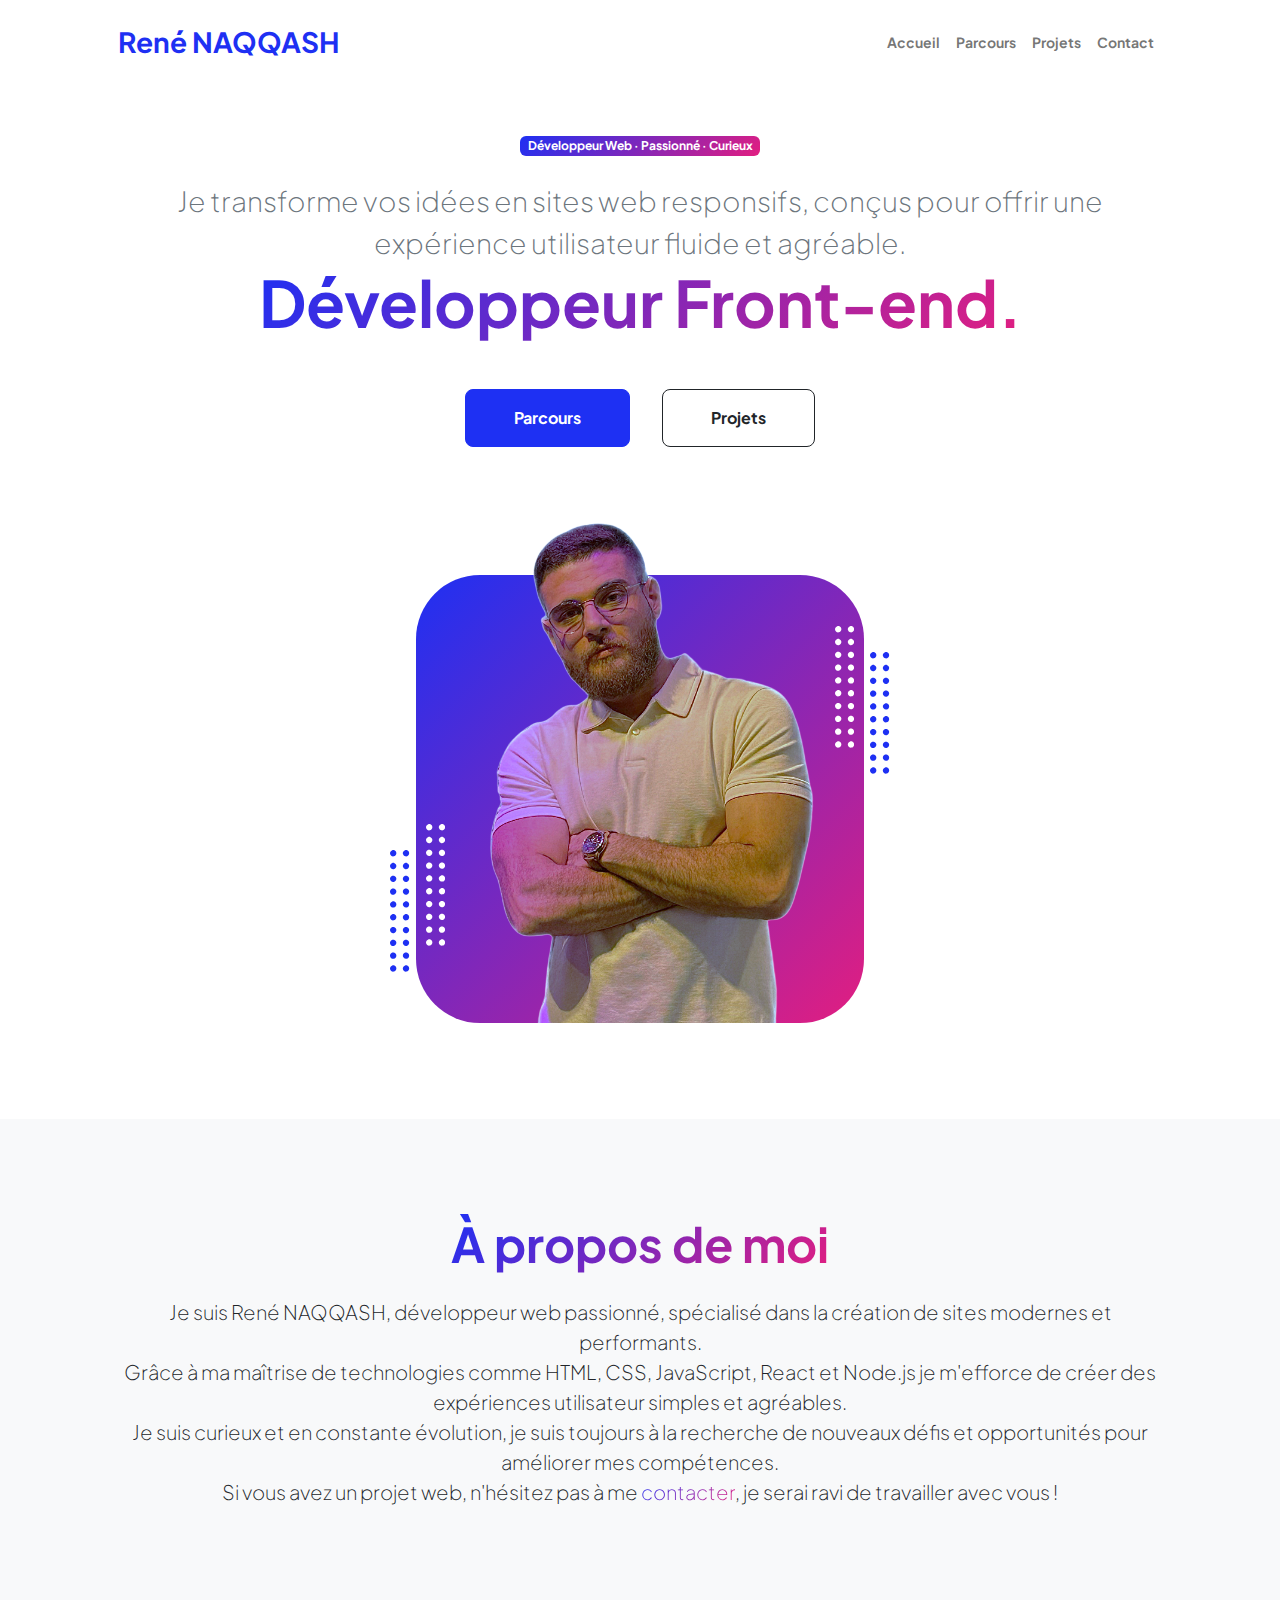
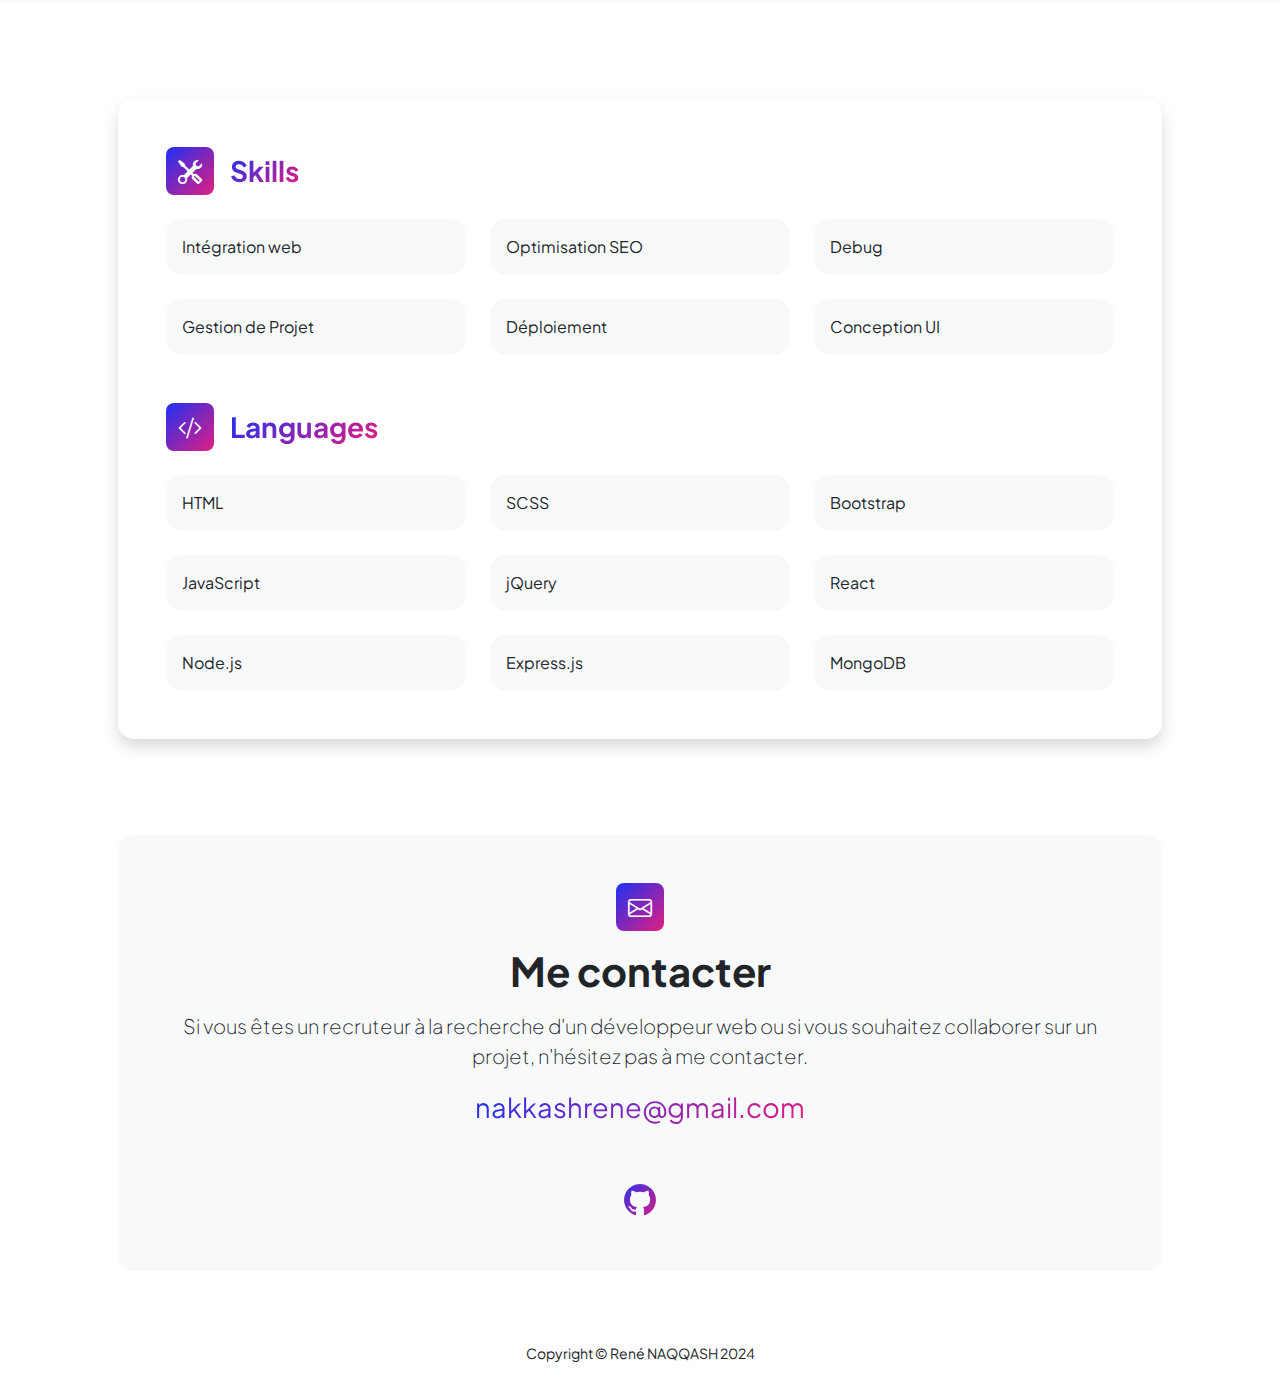
<file: index.html>
<!DOCTYPE html>
<html lang="fr">

<head>
    <meta charset="utf-8" />
    <meta name="viewport" content="width=device-width, initial-scale=1, shrink-to-fit=no" />
    <meta name="description" content="Portfolio René NAQQASH Développeur Web"/>
    <meta name="author" content="René NAQQASH" />
    <meta name="keywords"
    content="Developper, Développeur, Full-Stack, Frontend, Backend, Site-web, codage, serveur, JavaScript, React, Node.js, " />
    <!-- Open Graph Meta Tags -->
    <meta property="og:url" content="https://rene-naqqash.github.io/portfolio-rene/index.html">
    <meta property="og:type" content="website">
    <meta property="og:title" content="Portfolio René NAQQASH Développeur Web">
    <meta property="og:description" content="Je transforme vos idées en sites web responsifs, conçus pour offrir une expérience utilisateur fluide et agréable. Développeur Front-end.">
    <meta property="og:image" content="https://rene-naqqash.github.io/portfolio-rene/assets/homepage_view.webp">
    <!-- title -->
    <title>Portfolio - René NAQQASH</title>
    <!-- Favicon-->
    <link rel="icon" type="image/x-icon" href="assets/favicon.ico" />
     <!-- FontAwesome CDN -->
    <link rel="stylesheet" href="https://cdnjs.cloudflare.com/ajax/libs/font-awesome/6.0.0-beta3/css/all.min.css">
    <!-- Custom Google font-->
    <link rel="preconnect" href="https://fonts.googleapis.com" />
    <link rel="preconnect" href="https://fonts.gstatic.com" crossorigin />
    <link
        href="https://fonts.googleapis.com/css2?family=Plus+Jakarta+Sans:wght@100;200;300;400;500;600;700;800;900&amp;display=swap"
        rel="stylesheet" />
    <!-- Bootstrap icons-->
    <link href="https://cdn.jsdelivr.net/npm/bootstrap-icons@1.8.1/font/bootstrap-icons.css" rel="stylesheet" />
    <!-- Core theme CSS (includes Bootstrap)-->
    <link href="css/styles.css" rel="stylesheet" />
    <!-- MyOwnCSS -->
    <link href="css/myOwnStyles.css" rel="stylesheet" />
</head>

<body class="d-flex flex-column h-100">
    <main class="flex-shrink-0">
        <!-- Navigation-->
        <nav class="navbar navbar-expand-lg navbar-light bg-white py-3">
            <div class="container px-5">
                <a class="navbar-brand" href="index.html"><span class="fw-bolder text-primary fs-3">René NAQQASH</span></a>
                <button class="navbar-toggler" type="button" data-bs-toggle="collapse"
                    data-bs-target="#navbarSupportedContent" aria-controls="navbarSupportedContent"
                    aria-expanded="false" aria-label="Toggle navigation">
                    <span class="navbar-toggler-icon"></span>
                </button>
                <div class="collapse navbar-collapse" id="navbarSupportedContent">
                    <ul class="navbar-nav ms-auto mb-2 mb-lg-0 small fw-bolder">
                        <li class="nav-item">
                            <a class="nav-link" href="#">Accueil</a>
                        </li>
                        <li class="nav-item">
                            <a class="nav-link" href="resume.html">Parcours</a>
                        </li>
                        <li class="nav-item">
                            <a class="nav-link" href="projects.html">Projets</a>
                        </li>
                        <li class="nav-item">
                            <a class="nav-link" href="#contact">Contact</a>
                        </li>
                    </ul>
                </div>
            </div>
        </nav>
        <!-- Header-->
        <header class="py-5">
            <div class="container px-5 pb-5">
                <div class="row gx-5 align-items-center">
                    <div class="col-xxl-5">
                        <!-- Header text content-->
                        <div class="text-center text-xxl-start">
                            <div class="badge bg-gradient-primary-to-secondary text-white mb-4">
                                <div>Développeur Web &middot; Passionné &middot; Curieux</div>
                            </div>
                            <div class="fs-3 fw-light text-muted">
                                Je transforme vos idées en sites web responsifs, conçus pour offrir une expérience utilisateur fluide et agréable.
                            </div>
                            <h1 class="display-3 fw-bolder mb-5">
                                <span class="text-gradient d-inline">Développeur Front-end.</span>
                            </h1>
                            <div
                                class="d-grid gap-3 d-sm-flex justify-content-sm-center justify-content-xxl-start mb-3">
                                <a class="btn btn-primary btn-lg px-5 py-3 me-sm-3 fs-6 fw-bolder"
                                    href="resume.html">Parcours</a>
                                <a class="btn btn-outline-dark btn-lg px-5 py-3 fs-6 fw-bolder"
                                    href="projects.html">Projets</a>
                            </div>
                        </div>
                    </div>
                    <div class="col-xxl-7">
                        <!-- Header profile picture-->
                        <div class="d-flex justify-content-center mt-5 mt-xxl-0">
                            <div class="profile bg-gradient-primary-to-secondary">
                                <!-- photo de profile -->
                                <img class="profile-img" src="assets/profile1.png" alt="Photo de Profile" />
                                <div class="dots-1">
                                    <!-- SVG Dots-->
                                    <svg version="1.1" xmlns="http://www.w3.org/2000/svg"
                                        xmlns:xlink="http://www.w3.org/1999/xlink" x="0px" y="0px"
                                        viewBox="0 0 191.6 1215.4" style="enable-background: new 0 0 191.6 1215.4"
                                        xml:space="preserve">
                                        <g transform="translate(0.000000,1280.000000) scale(0.100000,-0.100000)">
                                            <path
                                                d="M227.7,12788.6c-105-35-200-141-222-248c-43-206,163-412,369-369c155,32,275,190,260,339c-11,105-90,213-190,262        C383.7,12801.6,289.7,12808.6,227.7,12788.6z">
                                            </path>
                                            <path
                                                d="M1507.7,12788.6c-151-50-253-216-222-362c25-119,136-230,254-255c194-41,395,142,375,339c-11,105-90,213-190,262        C1663.7,12801.6,1569.7,12808.6,1507.7,12788.6z">
                                            </path>
                                            <path
                                                d="M227.7,11508.6c-105-35-200-141-222-248c-43-206,163-412,369-369c155,32,275,190,260,339c-11,105-90,213-190,262        C383.7,11521.6,289.7,11528.6,227.7,11508.6z">
                                            </path>
                                            <path
                                                d="M1507.7,11508.6c-151-50-253-216-222-362c25-119,136-230,254-255c194-41,395,142,375,339c-11,105-90,213-190,262        C1663.7,11521.6,1569.7,11528.6,1507.7,11508.6z">
                                            </path>
                                            <path
                                                d="M227.7,10228.6c-105-35-200-141-222-248c-43-206,163-412,369-369c155,32,275,190,260,339c-11,105-90,213-190,262        C383.7,10241.6,289.7,10248.6,227.7,10228.6z">
                                            </path>
                                            <path
                                                d="M1507.7,10228.6c-105-35-200-141-222-248c-43-206,163-412,369-369c155,32,275,190,260,339c-11,105-90,213-190,262        C1663.7,10241.6,1569.7,10248.6,1507.7,10228.6z">
                                            </path>
                                            <path
                                                d="M227.7,8948.6c-105-35-200-141-222-248c-43-206,163-412,369-369c155,32,275,190,260,339c-11,105-90,213-190,262        C383.7,8961.6,289.7,8968.6,227.7,8948.6z">
                                            </path>
                                            <path
                                                d="M1507.7,8948.6c-105-35-200-141-222-248c-43-206,163-412,369-369c155,32,275,190,260,339c-11,105-90,213-190,262        C1663.7,8961.6,1569.7,8968.6,1507.7,8948.6z">
                                            </path>
                                            <path
                                                d="M227.7,7668.6c-105-35-200-141-222-248c-43-206,163-412,369-369c155,32,275,190,260,339c-11,105-90,213-190,262        C383.7,7681.6,289.7,7688.6,227.7,7668.6z">
                                            </path>
                                            <path
                                                d="M1507.7,7668.6c-105-35-200-141-222-248c-43-206,163-412,369-369c155,32,275,190,260,339c-11,105-90,213-190,262        C1663.7,7681.6,1569.7,7688.6,1507.7,7668.6z">
                                            </path>
                                            <path
                                                d="M227.7,6388.6c-105-35-200-141-222-248c-43-206,163-412,369-369c155,32,275,190,260,339c-11,105-90,213-190,262        C383.7,6401.6,289.7,6408.6,227.7,6388.6z">
                                            </path>
                                            <path
                                                d="M1507.7,6388.6c-105-35-200-141-222-248c-43-206,163-412,369-369c155,32,275,190,260,339c-11,105-90,213-190,262        C1663.7,6401.6,1569.7,6408.6,1507.7,6388.6z">
                                            </path>
                                            <path
                                                d="M227.7,5108.6c-105-35-200-141-222-248c-43-206,163-412,369-369c155,32,275,190,260,339c-11,105-90,213-190,262        C383.7,5121.6,289.7,5128.6,227.7,5108.6z">
                                            </path>
                                            <path
                                                d="M1507.7,5108.6c-105-35-200-141-222-248c-43-206,163-412,369-369c155,32,275,190,260,339c-11,105-90,213-190,262        C1663.7,5121.6,1569.7,5128.6,1507.7,5108.6z">
                                            </path>
                                            <path
                                                d="M227.7,3828.6c-105-35-200-141-222-248c-43-206,163-412,369-369c155,32,275,190,260,339c-11,105-90,213-190,262        C383.7,3841.6,289.7,3848.6,227.7,3828.6z">
                                            </path>
                                            <path
                                                d="M1507.7,3828.6c-105-35-200-141-222-248c-43-206,163-412,369-369c155,32,275,190,260,339c-11,105-90,213-190,262        C1663.7,3841.6,1569.7,3848.6,1507.7,3828.6z">
                                            </path>
                                            <path
                                                d="M227.7,2548.6c-105-35-200-141-222-248c-43-206,163-412,369-369c155,32,275,190,260,339c-11,105-90,213-190,262        C383.7,2561.6,289.7,2568.6,227.7,2548.6z">
                                            </path>
                                            <path
                                                d="M1507.7,2548.6c-105-35-200-141-222-248c-43-206,163-412,369-369c155,32,275,190,260,339c-11,105-90,213-190,262        C1663.7,2561.6,1569.7,2568.6,1507.7,2548.6z">
                                            </path>
                                            <path
                                                d="M227.7,1268.6c-105-35-200-141-222-248c-43-206,163-412,369-369c155,32,275,190,260,339c-11,105-90,213-190,262        C383.7,1281.6,289.7,1288.6,227.7,1268.6z">
                                            </path>
                                            <path
                                                d="M1507.7,1268.6c-105-35-200-141-222-248c-43-206,163-412,369-369c155,32,275,190,260,339c-11,105-90,213-190,262        C1663.7,1281.6,1569.7,1288.6,1507.7,1268.6z">
                                            </path>
                                        </g>
                                    </svg>
                                    <!-- END of SVG dots-->
                                </div>
                                <div class="dots-2">
                                    <!-- SVG Dots-->
                                    <svg version="1.1" xmlns="http://www.w3.org/2000/svg"
                                        xmlns:xlink="http://www.w3.org/1999/xlink" x="0px" y="0px"
                                        viewBox="0 0 191.6 1215.4" style="enable-background: new 0 0 191.6 1215.4"
                                        xml:space="preserve">
                                        <g transform="translate(0.000000,1280.000000) scale(0.100000,-0.100000)">
                                            <path
                                                d="M227.7,12788.6c-105-35-200-141-222-248c-43-206,163-412,369-369c155,32,275,190,260,339c-11,105-90,213-190,262        C383.7,12801.6,289.7,12808.6,227.7,12788.6z">
                                            </path>
                                            <path
                                                d="M1507.7,12788.6c-151-50-253-216-222-362c25-119,136-230,254-255c194-41,395,142,375,339c-11,105-90,213-190,262        C1663.7,12801.6,1569.7,12808.6,1507.7,12788.6z">
                                            </path>
                                            <path
                                                d="M227.7,11508.6c-105-35-200-141-222-248c-43-206,163-412,369-369c155,32,275,190,260,339c-11,105-90,213-190,262        C383.7,11521.6,289.7,11528.6,227.7,11508.6z">
                                            </path>
                                            <path
                                                d="M1507.7,11508.6c-151-50-253-216-222-362c25-119,136-230,254-255c194-41,395,142,375,339c-11,105-90,213-190,262        C1663.7,11521.6,1569.7,11528.6,1507.7,11508.6z">
                                            </path>
                                            <path
                                                d="M227.7,10228.6c-105-35-200-141-222-248c-43-206,163-412,369-369c155,32,275,190,260,339c-11,105-90,213-190,262        C383.7,10241.6,289.7,10248.6,227.7,10228.6z">
                                            </path>
                                            <path
                                                d="M1507.7,10228.6c-105-35-200-141-222-248c-43-206,163-412,369-369c155,32,275,190,260,339c-11,105-90,213-190,262        C1663.7,10241.6,1569.7,10248.6,1507.7,10228.6z">
                                            </path>
                                            <path
                                                d="M227.7,8948.6c-105-35-200-141-222-248c-43-206,163-412,369-369c155,32,275,190,260,339c-11,105-90,213-190,262        C383.7,8961.6,289.7,8968.6,227.7,8948.6z">
                                            </path>
                                            <path
                                                d="M1507.7,8948.6c-105-35-200-141-222-248c-43-206,163-412,369-369c155,32,275,190,260,339c-11,105-90,213-190,262        C1663.7,8961.6,1569.7,8968.6,1507.7,8948.6z">
                                            </path>
                                            <path
                                                d="M227.7,7668.6c-105-35-200-141-222-248c-43-206,163-412,369-369c155,32,275,190,260,339c-11,105-90,213-190,262        C383.7,7681.6,289.7,7688.6,227.7,7668.6z">
                                            </path>
                                            <path
                                                d="M1507.7,7668.6c-105-35-200-141-222-248c-43-206,163-412,369-369c155,32,275,190,260,339c-11,105-90,213-190,262        C1663.7,7681.6,1569.7,7688.6,1507.7,7668.6z">
                                            </path>
                                            <path
                                                d="M227.7,6388.6c-105-35-200-141-222-248c-43-206,163-412,369-369c155,32,275,190,260,339c-11,105-90,213-190,262        C383.7,6401.6,289.7,6408.6,227.7,6388.6z">
                                            </path>
                                            <path
                                                d="M1507.7,6388.6c-105-35-200-141-222-248c-43-206,163-412,369-369c155,32,275,190,260,339c-11,105-90,213-190,262        C1663.7,6401.6,1569.7,6408.6,1507.7,6388.6z">
                                            </path>
                                            <path
                                                d="M227.7,5108.6c-105-35-200-141-222-248c-43-206,163-412,369-369c155,32,275,190,260,339c-11,105-90,213-190,262        C383.7,5121.6,289.7,5128.6,227.7,5108.6z">
                                            </path>
                                            <path
                                                d="M1507.7,5108.6c-105-35-200-141-222-248c-43-206,163-412,369-369c155,32,275,190,260,339c-11,105-90,213-190,262        C1663.7,5121.6,1569.7,5128.6,1507.7,5108.6z">
                                            </path>
                                            <path
                                                d="M227.7,3828.6c-105-35-200-141-222-248c-43-206,163-412,369-369c155,32,275,190,260,339c-11,105-90,213-190,262        C383.7,3841.6,289.7,3848.6,227.7,3828.6z">
                                            </path>
                                            <path
                                                d="M1507.7,3828.6c-105-35-200-141-222-248c-43-206,163-412,369-369c155,32,275,190,260,339c-11,105-90,213-190,262        C1663.7,3841.6,1569.7,3848.6,1507.7,3828.6z">
                                            </path>
                                            <path
                                                d="M227.7,2548.6c-105-35-200-141-222-248c-43-206,163-412,369-369c155,32,275,190,260,339c-11,105-90,213-190,262        C383.7,2561.6,289.7,2568.6,227.7,2548.6z">
                                            </path>
                                            <path
                                                d="M1507.7,2548.6c-105-35-200-141-222-248c-43-206,163-412,369-369c155,32,275,190,260,339c-11,105-90,213-190,262        C1663.7,2561.6,1569.7,2568.6,1507.7,2548.6z">
                                            </path>
                                            <path
                                                d="M227.7,1268.6c-105-35-200-141-222-248c-43-206,163-412,369-369c155,32,275,190,260,339c-11,105-90,213-190,262        C383.7,1281.6,289.7,1288.6,227.7,1268.6z">
                                            </path>
                                            <path
                                                d="M1507.7,1268.6c-105-35-200-141-222-248c-43-206,163-412,369-369c155,32,275,190,260,339c-11,105-90,213-190,262        C1663.7,1281.6,1569.7,1288.6,1507.7,1268.6z">
                                            </path>
                                        </g>
                                    </svg>
                                    <!-- END of SVG dots-->
                                </div>
                                <div class="dots-3">
                                    <!-- SVG Dots-->
                                    <svg version="1.1" xmlns="http://www.w3.org/2000/svg"
                                        xmlns:xlink="http://www.w3.org/1999/xlink" x="0px" y="0px"
                                        viewBox="0 0 191.6 1215.4" style="enable-background: new 0 0 191.6 1215.4"
                                        xml:space="preserve">
                                        <g transform="translate(0.000000,1280.000000) scale(0.100000,-0.100000)">
                                            <path
                                                d="M227.7,12788.6c-105-35-200-141-222-248c-43-206,163-412,369-369c155,32,275,190,260,339c-11,105-90,213-190,262        C383.7,12801.6,289.7,12808.6,227.7,12788.6z">
                                            </path>
                                            <path
                                                d="M1507.7,12788.6c-151-50-253-216-222-362c25-119,136-230,254-255c194-41,395,142,375,339c-11,105-90,213-190,262        C1663.7,12801.6,1569.7,12808.6,1507.7,12788.6z">
                                            </path>
                                            <path
                                                d="M227.7,11508.6c-105-35-200-141-222-248c-43-206,163-412,369-369c155,32,275,190,260,339c-11,105-90,213-190,262        C383.7,11521.6,289.7,11528.6,227.7,11508.6z">
                                            </path>
                                            <path
                                                d="M1507.7,11508.6c-151-50-253-216-222-362c25-119,136-230,254-255c194-41,395,142,375,339c-11,105-90,213-190,262        C1663.7,11521.6,1569.7,11528.6,1507.7,11508.6z">
                                            </path>
                                            <path
                                                d="M227.7,10228.6c-105-35-200-141-222-248c-43-206,163-412,369-369c155,32,275,190,260,339c-11,105-90,213-190,262        C383.7,10241.6,289.7,10248.6,227.7,10228.6z">
                                            </path>
                                            <path
                                                d="M1507.7,10228.6c-105-35-200-141-222-248c-43-206,163-412,369-369c155,32,275,190,260,339c-11,105-90,213-190,262        C1663.7,10241.6,1569.7,10248.6,1507.7,10228.6z">
                                            </path>
                                            <path
                                                d="M227.7,8948.6c-105-35-200-141-222-248c-43-206,163-412,369-369c155,32,275,190,260,339c-11,105-90,213-190,262        C383.7,8961.6,289.7,8968.6,227.7,8948.6z">
                                            </path>
                                            <path
                                                d="M1507.7,8948.6c-105-35-200-141-222-248c-43-206,163-412,369-369c155,32,275,190,260,339c-11,105-90,213-190,262        C1663.7,8961.6,1569.7,8968.6,1507.7,8948.6z">
                                            </path>
                                            <path
                                                d="M227.7,7668.6c-105-35-200-141-222-248c-43-206,163-412,369-369c155,32,275,190,260,339c-11,105-90,213-190,262        C383.7,7681.6,289.7,7688.6,227.7,7668.6z">
                                            </path>
                                            <path
                                                d="M1507.7,7668.6c-105-35-200-141-222-248c-43-206,163-412,369-369c155,32,275,190,260,339c-11,105-90,213-190,262        C1663.7,7681.6,1569.7,7688.6,1507.7,7668.6z">
                                            </path>
                                            <path
                                                d="M227.7,6388.6c-105-35-200-141-222-248c-43-206,163-412,369-369c155,32,275,190,260,339c-11,105-90,213-190,262        C383.7,6401.6,289.7,6408.6,227.7,6388.6z">
                                            </path>
                                            <path
                                                d="M1507.7,6388.6c-105-35-200-141-222-248c-43-206,163-412,369-369c155,32,275,190,260,339c-11,105-90,213-190,262        C1663.7,6401.6,1569.7,6408.6,1507.7,6388.6z">
                                            </path>
                                            <path
                                                d="M227.7,5108.6c-105-35-200-141-222-248c-43-206,163-412,369-369c155,32,275,190,260,339c-11,105-90,213-190,262        C383.7,5121.6,289.7,5128.6,227.7,5108.6z">
                                            </path>
                                            <path
                                                d="M1507.7,5108.6c-105-35-200-141-222-248c-43-206,163-412,369-369c155,32,275,190,260,339c-11,105-90,213-190,262        C1663.7,5121.6,1569.7,5128.6,1507.7,5108.6z">
                                            </path>
                                            <path
                                                d="M227.7,3828.6c-105-35-200-141-222-248c-43-206,163-412,369-369c155,32,275,190,260,339c-11,105-90,213-190,262        C383.7,3841.6,289.7,3848.6,227.7,3828.6z">
                                            </path>
                                            <path
                                                d="M1507.7,3828.6c-105-35-200-141-222-248c-43-206,163-412,369-369c155,32,275,190,260,339c-11,105-90,213-190,262        C1663.7,3841.6,1569.7,3848.6,1507.7,3828.6z">
                                            </path>
                                            <path
                                                d="M227.7,2548.6c-105-35-200-141-222-248c-43-206,163-412,369-369c155,32,275,190,260,339c-11,105-90,213-190,262        C383.7,2561.6,289.7,2568.6,227.7,2548.6z">
                                            </path>
                                            <path
                                                d="M1507.7,2548.6c-105-35-200-141-222-248c-43-206,163-412,369-369c155,32,275,190,260,339c-11,105-90,213-190,262        C1663.7,2561.6,1569.7,2568.6,1507.7,2548.6z">
                                            </path>
                                            <path
                                                d="M227.7,1268.6c-105-35-200-141-222-248c-43-206,163-412,369-369c155,32,275,190,260,339c-11,105-90,213-190,262        C383.7,1281.6,289.7,1288.6,227.7,1268.6z">
                                            </path>
                                            <path
                                                d="M1507.7,1268.6c-105-35-200-141-222-248c-43-206,163-412,369-369c155,32,275,190,260,339c-11,105-90,213-190,262        C1663.7,1281.6,1569.7,1288.6,1507.7,1268.6z">
                                            </path>
                                        </g>
                                    </svg>
                                    <!-- END of SVG dots-->
                                </div>
                                <div class="dots-4">
                                    <!-- SVG Dots-->
                                    <svg version="1.1" xmlns="http://www.w3.org/2000/svg"
                                        xmlns:xlink="http://www.w3.org/1999/xlink" x="0px" y="0px"
                                        viewBox="0 0 191.6 1215.4" style="enable-background: new 0 0 191.6 1215.4"
                                        xml:space="preserve">
                                        <g transform="translate(0.000000,1280.000000) scale(0.100000,-0.100000)">
                                            <path
                                                d="M227.7,12788.6c-105-35-200-141-222-248c-43-206,163-412,369-369c155,32,275,190,260,339c-11,105-90,213-190,262        C383.7,12801.6,289.7,12808.6,227.7,12788.6z">
                                            </path>
                                            <path
                                                d="M1507.7,12788.6c-151-50-253-216-222-362c25-119,136-230,254-255c194-41,395,142,375,339c-11,105-90,213-190,262        C1663.7,12801.6,1569.7,12808.6,1507.7,12788.6z">
                                            </path>
                                            <path
                                                d="M227.7,11508.6c-105-35-200-141-222-248c-43-206,163-412,369-369c155,32,275,190,260,339c-11,105-90,213-190,262        C383.7,11521.6,289.7,11528.6,227.7,11508.6z">
                                            </path>
                                            <path
                                                d="M1507.7,11508.6c-151-50-253-216-222-362c25-119,136-230,254-255c194-41,395,142,375,339c-11,105-90,213-190,262        C1663.7,11521.6,1569.7,11528.6,1507.7,11508.6z">
                                            </path>
                                            <path
                                                d="M227.7,10228.6c-105-35-200-141-222-248c-43-206,163-412,369-369c155,32,275,190,260,339c-11,105-90,213-190,262        C383.7,10241.6,289.7,10248.6,227.7,10228.6z">
                                            </path>
                                            <path
                                                d="M1507.7,10228.6c-105-35-200-141-222-248c-43-206,163-412,369-369c155,32,275,190,260,339c-11,105-90,213-190,262        C1663.7,10241.6,1569.7,10248.6,1507.7,10228.6z">
                                            </path>
                                            <path
                                                d="M227.7,8948.6c-105-35-200-141-222-248c-43-206,163-412,369-369c155,32,275,190,260,339c-11,105-90,213-190,262        C383.7,8961.6,289.7,8968.6,227.7,8948.6z">
                                            </path>
                                            <path
                                                d="M1507.7,8948.6c-105-35-200-141-222-248c-43-206,163-412,369-369c155,32,275,190,260,339c-11,105-90,213-190,262        C1663.7,8961.6,1569.7,8968.6,1507.7,8948.6z">
                                            </path>
                                            <path
                                                d="M227.7,7668.6c-105-35-200-141-222-248c-43-206,163-412,369-369c155,32,275,190,260,339c-11,105-90,213-190,262        C383.7,7681.6,289.7,7688.6,227.7,7668.6z">
                                            </path>
                                            <path
                                                d="M1507.7,7668.6c-105-35-200-141-222-248c-43-206,163-412,369-369c155,32,275,190,260,339c-11,105-90,213-190,262        C1663.7,7681.6,1569.7,7688.6,1507.7,7668.6z">
                                            </path>
                                            <path
                                                d="M227.7,6388.6c-105-35-200-141-222-248c-43-206,163-412,369-369c155,32,275,190,260,339c-11,105-90,213-190,262        C383.7,6401.6,289.7,6408.6,227.7,6388.6z">
                                            </path>
                                            <path
                                                d="M1507.7,6388.6c-105-35-200-141-222-248c-43-206,163-412,369-369c155,32,275,190,260,339c-11,105-90,213-190,262        C1663.7,6401.6,1569.7,6408.6,1507.7,6388.6z">
                                            </path>
                                            <path
                                                d="M227.7,5108.6c-105-35-200-141-222-248c-43-206,163-412,369-369c155,32,275,190,260,339c-11,105-90,213-190,262        C383.7,5121.6,289.7,5128.6,227.7,5108.6z">
                                            </path>
                                            <path
                                                d="M1507.7,5108.6c-105-35-200-141-222-248c-43-206,163-412,369-369c155,32,275,190,260,339c-11,105-90,213-190,262        C1663.7,5121.6,1569.7,5128.6,1507.7,5108.6z">
                                            </path>
                                            <path
                                                d="M227.7,3828.6c-105-35-200-141-222-248c-43-206,163-412,369-369c155,32,275,190,260,339c-11,105-90,213-190,262        C383.7,3841.6,289.7,3848.6,227.7,3828.6z">
                                            </path>
                                            <path
                                                d="M1507.7,3828.6c-105-35-200-141-222-248c-43-206,163-412,369-369c155,32,275,190,260,339c-11,105-90,213-190,262        C1663.7,3841.6,1569.7,3848.6,1507.7,3828.6z">
                                            </path>
                                            <path
                                                d="M227.7,2548.6c-105-35-200-141-222-248c-43-206,163-412,369-369c155,32,275,190,260,339c-11,105-90,213-190,262        C383.7,2561.6,289.7,2568.6,227.7,2548.6z">
                                            </path>
                                            <path
                                                d="M1507.7,2548.6c-105-35-200-141-222-248c-43-206,163-412,369-369c155,32,275,190,260,339c-11,105-90,213-190,262        C1663.7,2561.6,1569.7,2568.6,1507.7,2548.6z">
                                            </path>
                                            <path
                                                d="M227.7,1268.6c-105-35-200-141-222-248c-43-206,163-412,369-369c155,32,275,190,260,339c-11,105-90,213-190,262        C383.7,1281.6,289.7,1288.6,227.7,1268.6z">
                                            </path>
                                            <path
                                                d="M1507.7,1268.6c-105-35-200-141-222-248c-43-206,163-412,369-369c155,32,275,190,260,339c-11,105-90,213-190,262        C1663.7,1281.6,1569.7,1288.6,1507.7,1268.6z">
                                            </path>
                                        </g>
                                    </svg>
                                    <!-- END of SVG dots-->
                                </div>
                            </div>
                        </div>
                    </div>
                </div>
            </div>
        </header>
        <!-- About Section-->
        <section class="bg-light py-5">
            <div class="container px-5">
                <div class="row gx-5 justify-content-center">
                    <div class="col-xxl-8">
                        <div class="text-center my-5">
                            <h2 class="display-5 fw-bolder">
                                <span class="text-gradient d-inline">À propos de moi</span>
                            </h2>
                            <p class="lead fw-light mt-4">
                                Je suis René NAQQASH, développeur web passionné, spécialisé dans la création de sites modernes et performants. <br/> Grâce à ma maîtrise de technologies comme HTML, CSS, JavaScript, React et Node.js je m'efforce de créer des expériences utilisateur simples et agréables.<br/> Je suis curieux et en constante évolution, je suis toujours à la recherche de nouveaux défis et opportunités pour améliorer mes compétences.<br/> Si vous avez un projet web, n'hésitez pas à me <a href="#contact" class="text-gradient" >contacter</a>, je serai ravi de travailler avec vous !
                            </p>
                        </div>
                    </div>
                </div>
            </div>
        </section>
        <!-- Divider-->
        <div class="pb-5"></div>
        <div class="pb-5"></div>
        <!-- Section Compétances -->
        <section class="container px-5">
            <!-- Skillset Card-->
            <div class="card shadow border-0 rounded-4 mb-5">
                <div class="card-body p-5">
                    <!-- Professional skills list-->
                    <div class="mb-5">
                        <div class="d-flex align-items-center mb-4">
                            <div class="feature bg-primary bg-gradient-primary-to-secondary text-white rounded-3 me-3"><i class="bi bi-tools"></i></div>
                            <h3 class="fw-bolder mb-0"><span class="text-gradient d-inline">Skills</span></h3>
                        </div>
                        <div class="row row-cols-1 row-cols-md-3 mb-4">
                            <div class="col mb-4 mb-md-0"><div class="d-flex align-items-center bg-light rounded-4 p-3 h-100">Intégration web</div></div>
                            <div class="col mb-4 mb-md-0"><div class="d-flex align-items-center bg-light rounded-4 p-3 h-100">Optimisation SEO</div></div>
                            <div class="col"><div class="d-flex align-items-center bg-light rounded-4 p-3 h-100">Debug</div></div>
                        </div>
                        <div class="row row-cols-1 row-cols-md-3">
                            <div class="col mb-4 mb-md-0"><div class="d-flex align-items-center bg-light rounded-4 p-3 h-100">Gestion de Projet</div></div>
                            <div class="col mb-4 mb-md-0"><div class="d-flex align-items-center bg-light rounded-4 p-3 h-100">Déploiement</div></div>
                            <div class="col"><div class="d-flex align-items-center bg-light rounded-4 p-3 h-100">Conception UI</div></div>
                        </div>
                    </div>
                    <!-- Languages list-->
                    <div class="mb-0">
                        <div class="d-flex align-items-center mb-4">
                            <div class="feature bg-primary bg-gradient-primary-to-secondary text-white rounded-3 me-3"><i class="bi bi-code-slash"></i></div>
                            <h3 class="fw-bolder mb-0"><span class="text-gradient d-inline">Languages</span></h3>
                        </div>
                        <div class="row row-cols-1 row-cols-md-3 mb-4">
                            <div class="col mb-4 mb-md-0"><div class="d-flex align-items-center bg-light rounded-4 p-3 h-100">HTML</div></div>
                            <div class="col mb-4 mb-md-0"><div class="d-flex align-items-center bg-light rounded-4 p-3 h-100">SCSS</div></div>
                            <div class="col"><div class="d-flex align-items-center bg-light rounded-4 p-3 h-100">Bootstrap</div></div>
                        </div>
                        <div class="row row-cols-1 row-cols-md-3 mb-4">
                            <div class="col mb-4 mb-md-0"><div class="d-flex align-items-center bg-light rounded-4 p-3 h-100">JavaScript</div></div>
                            <div class="col mb-4 mb-md-0"><div class="d-flex align-items-center bg-light rounded-4 p-3 h-100">jQuery</div></div>
                            <div class="col"><div class="d-flex align-items-center bg-light rounded-4 p-3 h-100">React</div></div>
                        </div>
                        <div class="row row-cols-1 row-cols-md-3">
                            <div class="col mb-4 mb-md-0"><div class="d-flex align-items-center bg-light rounded-4 p-3 h-100">Node.js</div></div>
                            <div class="col mb-4 mb-md-0"><div class="d-flex align-items-center bg-light rounded-4 p-3 h-100">Express.js</div></div>
                            <div class="col"><div class="d-flex align-items-center bg-light rounded-4 p-3 h-100">MongoDB</div></div>
                        </div>
                    </div>
                </div>
            </div>
        </section>
        <section id="contact" class="py-5">
            <div class="container px-5">
                <!-- Contact form-->
                <div class="bg-light rounded-4 py-5 px-4 px-md-5">
                    <div class="text-center">
                        <div class="feature bg-primary bg-gradient-primary-to-secondary text-white rounded-3 mb-3"><i class="bi bi-envelope"></i></div>
                        <h1 class="fw-bolder mb-3">Me contacter</h1>
                        <p class="lead fw-light mb-3">Si vous êtes un recruteur à la recherche d'un développeur web ou si vous souhaitez collaborer sur un projet, n'hésitez pas à me contacter.</p>
                        <a href="mailto:nakkashrene@gmail.com" target="_blank" class="text-decoration-none"><span id="spanMail" class="text-gradient">nakkashrene@gmail.com</span></a>

                        <div class="d-flex justify-content-center fs-2 gap-4 mt-5">
                            <a class="text-gradient" href="https://github.com/Rene-Naqqash" target="_blank"><span id="hidden-link-text">github link</span><i class="bi bi-github"></i></a>
                        </div>
                    </div>
                
                </div>
            </div>
        </section>
    </main>
    <!-- Footer-->
    <footer class="bg-white py-4 mt-auto">
        <div class="container px-5">
            <div class="row align-items-center justify-content-between flex-column">
                <div class="col-auto">
                    <div class="small m-0">Copyright &copy; René NAQQASH 2024</div>
                </div>
            </div>
        </div>
    </footer>
    <!-- Bootstrap core JS-->
    <script src="https://cdn.jsdelivr.net/npm/bootstrap@5.2.3/dist/js/bootstrap.bundle.min.js"></script>
    <!-- Core theme JS-->
    <script src="js/scripts.js"></script>
</body>

</html>
</file>
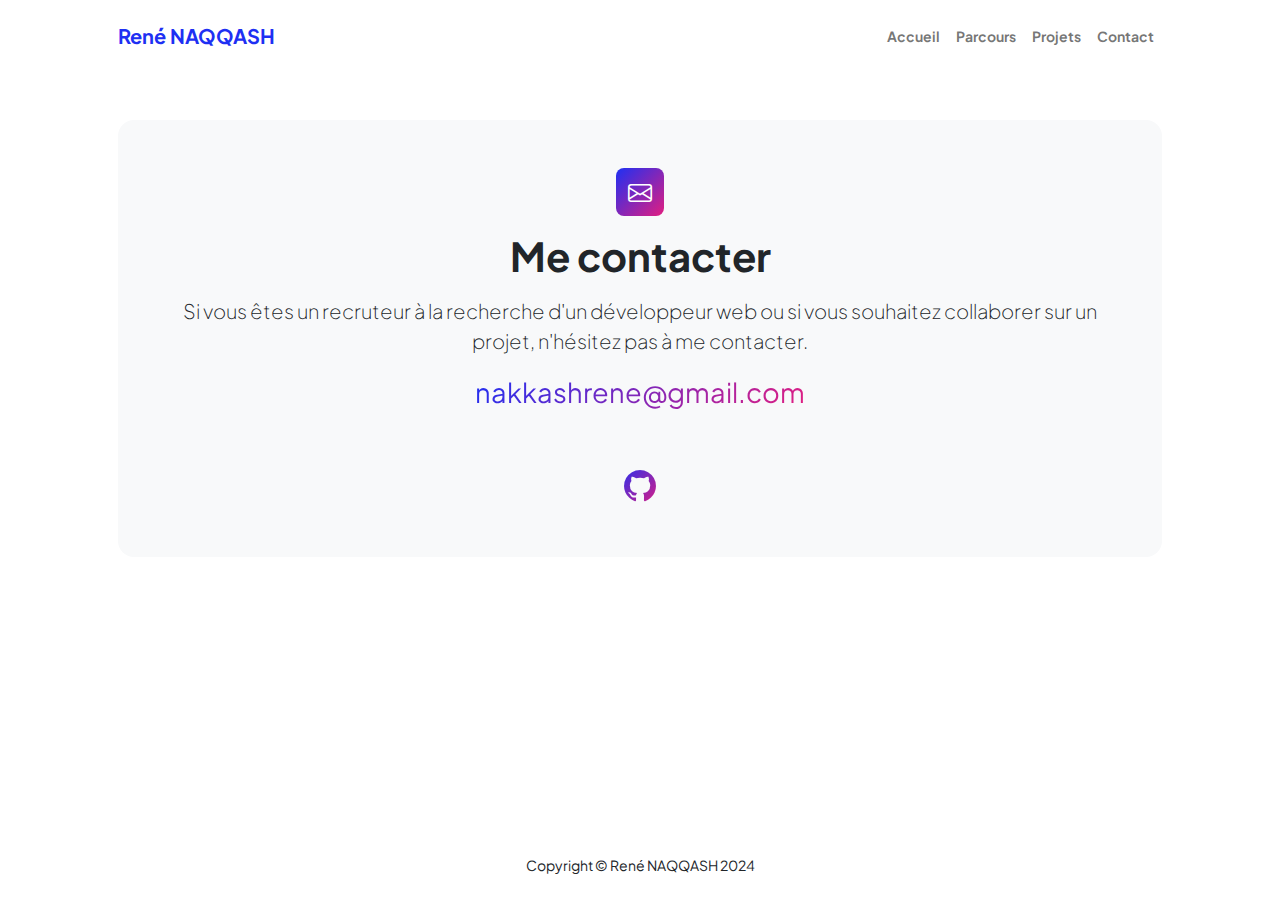
<file: contact.html>
<!DOCTYPE html>
<html lang="fr">
    <head>
        <meta charset="utf-8" />
        <meta name="viewport" content="width=device-width, initial-scale=1, shrink-to-fit=no" />
        <meta name="description" content="Portfolio René NAQQASH Développeur Web Full Stack JavaScript"/>
        <meta name="author" content="René NAQQASH" />
        <meta name="keywords"
        content="Developper, Développeur, Full-Stack, Frontend, Backend, Site-web, codage, serveur, JavaScript, React, Node.js, " />
        <!-- Open Graph Meta Tags -->
        <meta property="og:url" content="https://rene-naqqash.github.io/portfolio-rene/index.html">
        <meta property="og:type" content="website">
        <meta property="og:title" content="Portfolio René NAQQASH Développeur Web">
        <meta property="og:description" content="Je transforme vos idées en sites web responsifs, conçus pour offrir une expérience utilisateur fluide et agréable.Développeur Front-end.">
        <meta property="og:image" content="https://rene-naqqash.github.io/portfolio-rene/assets/homepage_view.webp">
        <title>Portfolio - René NAQQASH</title>
        <!-- Favicon-->
        <link rel="icon" type="image/x-icon" href="assets/favicon.ico" />
        <!-- Custom Google font-->
        <link rel="preconnect" href="https://fonts.googleapis.com" />
        <link rel="preconnect" href="https://fonts.gstatic.com" crossorigin />
        <link href="https://fonts.googleapis.com/css2?family=Plus+Jakarta+Sans:wght@100;200;300;400;500;600;700;800;900&amp;display=swap" rel="stylesheet" />
        <!-- Bootstrap icons-->
        <link href="https://cdn.jsdelivr.net/npm/bootstrap-icons@1.8.1/font/bootstrap-icons.css" rel="stylesheet" />
        <!-- Core theme CSS (includes Bootstrap)-->
        <link href="css/styles.css" rel="stylesheet" />
        <!-- MyOwnCSS -->
        <link href="css/myOwnStyles.css" rel="stylesheet" />
    </head>
    <body class="d-flex flex-column">
        <main class="flex-shrink-0">
            <!-- Navigation-->
            <nav class="navbar navbar-expand-lg navbar-light bg-white py-3">
                <div class="container px-5">
                    <a class="navbar-brand" href="index.html"><span class="fw-bolder text-primary">René NAQQASH</span></a>
                    <button class="navbar-toggler" type="button" data-bs-toggle="collapse" data-bs-target="#navbarSupportedContent" aria-controls="navbarSupportedContent" aria-expanded="false" aria-label="Toggle navigation"><span class="navbar-toggler-icon"></span></button>
                    <div class="collapse navbar-collapse" id="navbarSupportedContent">
                        <ul class="navbar-nav ms-auto mb-2 mb-lg-0 small fw-bolder">
                            <li class="nav-item"><a class="nav-link" href="index.html">Accueil</a></li>
                            <li class="nav-item"><a class="nav-link" href="resume.html">Parcours</a></li>
                            <li class="nav-item"><a class="nav-link" href="projects.html">Projets</a></li>
                            <li class="nav-item"><a class="nav-link" href="contact.html">Contact</a></li>
                        </ul>
                    </div>
                </div>
            </nav>
            <!-- Page content-->
            <section id="contact" class="py-5">
                <div class="container px-5">
                    <!-- Contact form-->
                    <div class="bg-light rounded-4 py-5 px-4 px-md-5">
                        <div class="text-center">
                            <div class="feature bg-primary bg-gradient-primary-to-secondary text-white rounded-3 mb-3"><i class="bi bi-envelope"></i></div>
                            <h1 class="fw-bolder mb-3">Me contacter</h1>
                            <p class="lead fw-light mb-3">Si vous êtes un recruteur à la recherche d'un développeur web ou si vous souhaitez collaborer sur un projet, n'hésitez pas à me contacter.</p>
                            <a href="mailto:nakkashrene@gmail.com" target="_blank" class="text-decoration-none"><span id="spanMail" class="text-gradient">nakkashrene@gmail.com</span></a>
    
                            <div class="d-flex justify-content-center fs-2 gap-4 mt-5">
                                <a class="text-gradient" href="https://github.com/Rene-Naqqash"><span id="hidden-link-text">github link</span><i class="bi bi-github"></i></a>
                            </div>
                        </div>
                    
                    </div>
                </div>
            </section>
        </main>
        <!-- Footer -->
        <footer class="bg-white py-4 mt-auto">
            <div class="container px-5">
                <div class="row align-items-center justify-content-between flex-column">
                    <div class="col-auto">
                        <div class="small m-0">Copyright &copy; René NAQQASH 2024</div>
                    </div>
                </div>
            </div>
        </footer>
        <!-- Bootstrap core JS-->
        <script src="https://cdn.jsdelivr.net/npm/bootstrap@5.2.3/dist/js/bootstrap.bundle.min.js"></script>
        <!-- Core theme JS-->
        <script src="js/scripts.js"></script>
    </body>
</html>
</file>
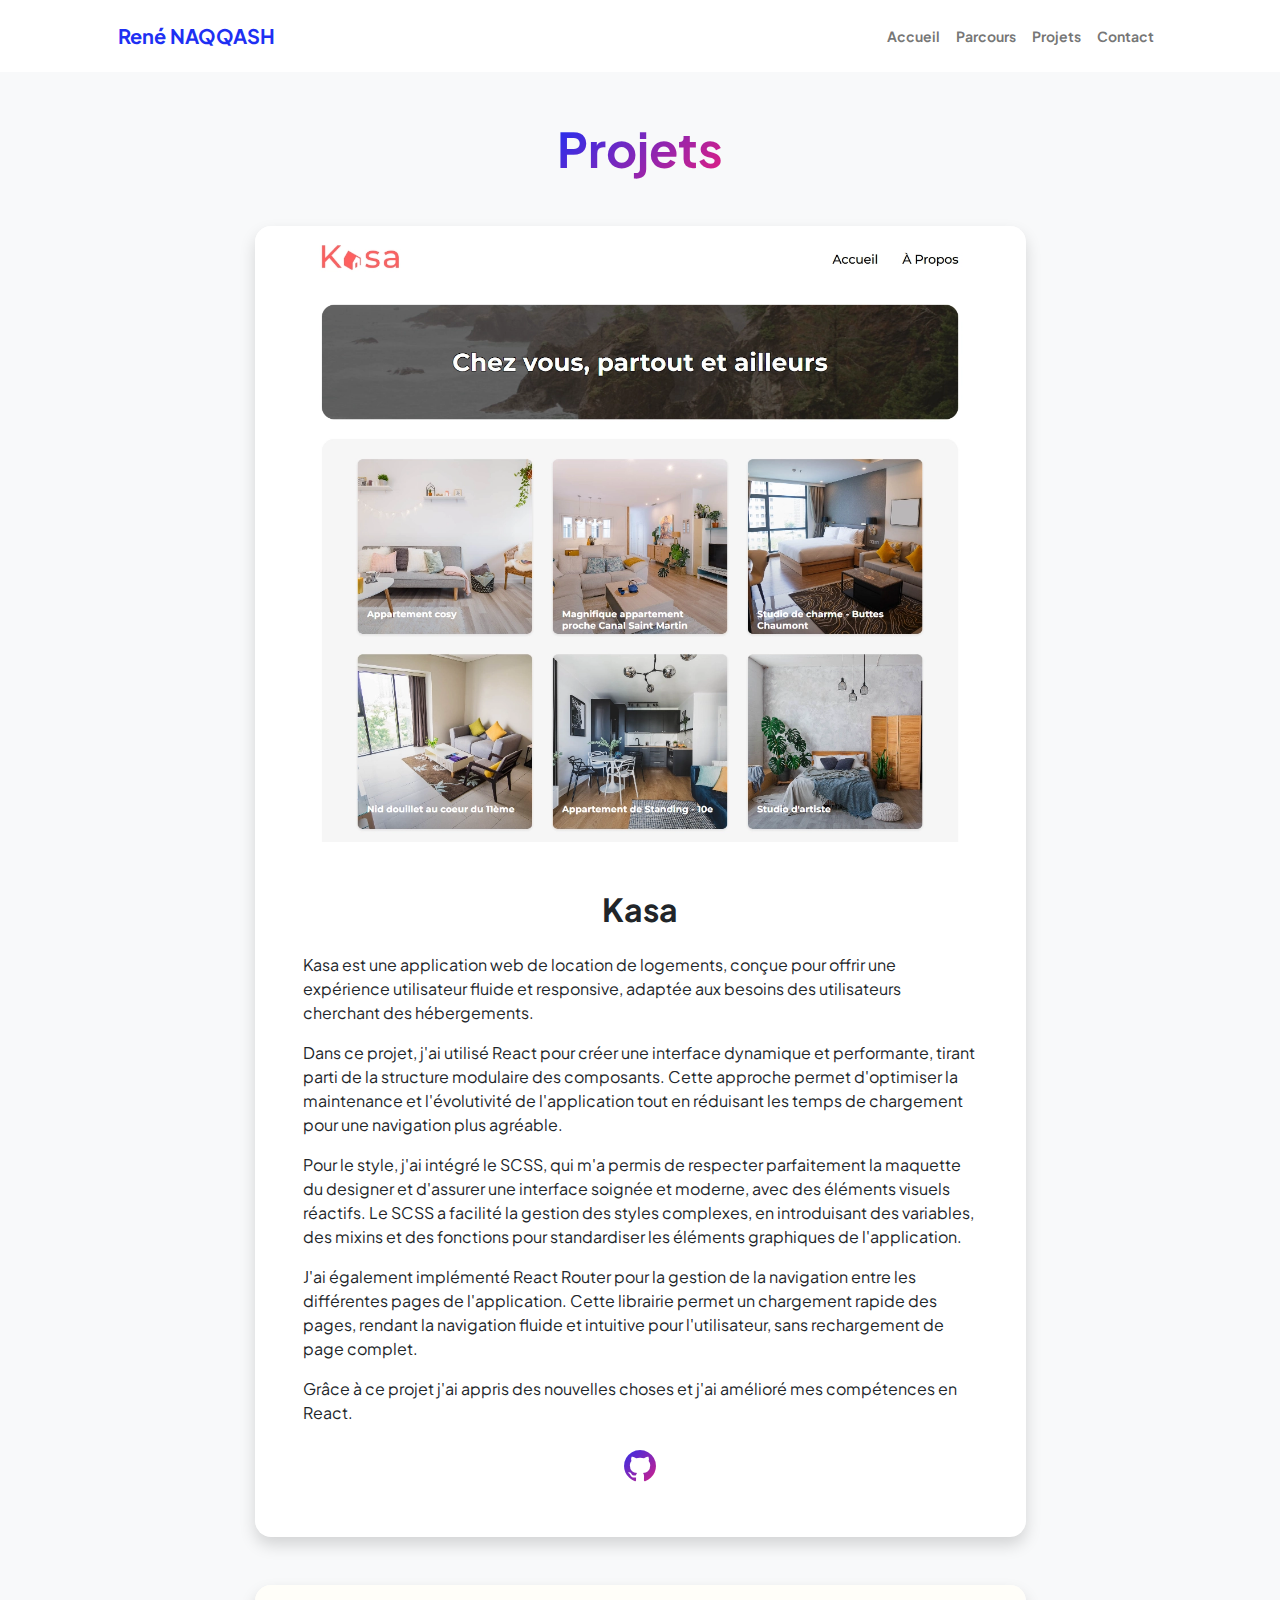
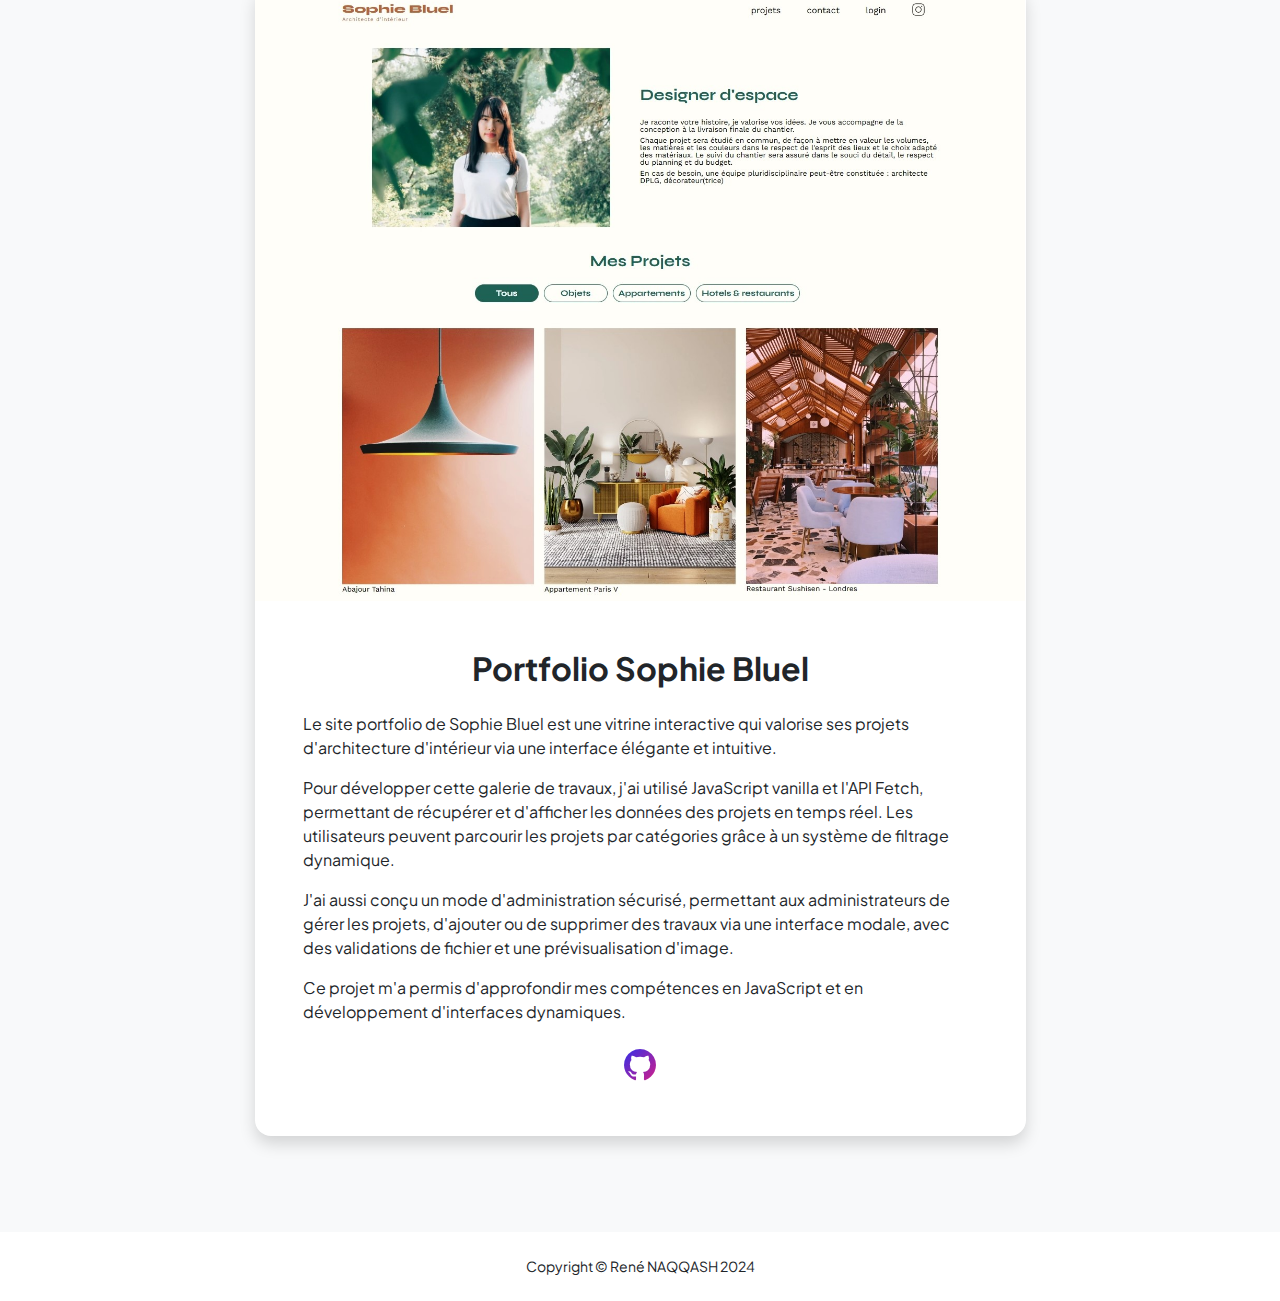
<file: projects.html>
<!DOCTYPE html>
<html lang="fr">
    <head>
        <meta charset="utf-8" />
        <meta name="viewport" content="width=device-width, initial-scale=1, shrink-to-fit=no" />
        <meta name="description" content="Portfolio René NAQQASH Développeur Web Full Stack JavaScript"/>
        <meta name="author" content="René NAQQASH" />
        <meta name="keywords"
        content="Developper, Développeur, Full-Stack, Frontend, Backend, Site-web, codage, serveur, JavaScript, React, Node.js, " />
        <!-- Open Graph Meta Tags -->
        <meta property="og:url" content="https://rene-naqqash.github.io/portfolio-rene/index.html">
        <meta property="og:type" content="website">
        <meta property="og:title" content="Portfolio René NAQQASH Développeur Web">
        <meta property="og:description" content="Je transforme vos idées en sites web responsifs, conçus pour offrir une expérience utilisateur fluide et agréable. Développeur Front-end.">
        <meta property="og:image" content="https://rene-naqqash.github.io/portfolio-rene/assets/homepage_view.webp">
        <title>Portfolio - René NAQQASH</title>
        <!-- Favicon-->
        <link rel="icon" type="image/x-icon" href="assets/favicon.ico" />
        <!-- Custom Google font-->
        <link rel="preconnect" href="https://fonts.googleapis.com" />
        <link rel="preconnect" href="https://fonts.gstatic.com" crossorigin />
        <link href="https://fonts.googleapis.com/css2?family=Plus+Jakarta+Sans:wght@100;200;300;400;500;600;700;800;900&amp;display=swap" rel="stylesheet" />
        <!-- Bootstrap icons-->
        <link href="https://cdn.jsdelivr.net/npm/bootstrap-icons@1.8.1/font/bootstrap-icons.css" rel="stylesheet" />
        <!-- Core theme CSS (includes Bootstrap)-->
        <link href="css/styles.css" rel="stylesheet" />
        <!-- MyOwnCSS -->
    <link href="css/myOwnStyles.css" rel="stylesheet" />
    </head>
    <body class="d-flex flex-column h-100 bg-light">
        <main class="flex-shrink-0">
            <!-- Navigation-->
            <nav class="navbar navbar-expand-lg navbar-light bg-white py-3">
                <div class="container px-5">
                    <a class="navbar-brand" href="index.html"><span class="fw-bolder text-primary">René NAQQASH</span></a>
                    <button class="navbar-toggler" type="button" data-bs-toggle="collapse" data-bs-target="#navbarSupportedContent" aria-controls="navbarSupportedContent" aria-expanded="false" aria-label="Toggle navigation"><span class="navbar-toggler-icon"></span></button>
                    <div class="collapse navbar-collapse" id="navbarSupportedContent">
                        <ul class="navbar-nav ms-auto mb-2 mb-lg-0 small fw-bolder">
                            <li class="nav-item"><a class="nav-link" href="index.html">Accueil</a></li>
                            <li class="nav-item"><a class="nav-link" href="resume.html">Parcours</a></li>
                            <li class="nav-item"><a class="nav-link" href="projects.html">Projets</a></li>
                            <li class="nav-item"><a class="nav-link" href="contact.html">Contact</a></li>
                        </ul>
                    </div>
                </div>
            </nav>
           
            <section class="py-5">
                <div class="container px-5 mb-5">
                    <div class="text-center mb-5">
                        <h1 class="display-5 fw-bolder mb-0"><span class="text-gradient d-inline">Projets</span></h1>
                    </div>
                    <div class="row gx-5 justify-content-center">
                        <div class="col-lg-11 col-xl-9 col-xxl-8">
                            <!-- Projet Card 1-->
                            <div class="card overflow-hidden shadow rounded-4 border-0 mb-5">
                                <div class="card-body p-0">
                                    <div class="d-flex flex-column align-items-center">
                                        <img class="img-fluid" src="assets/screencapture-Projet_5_RN.webp" alt="Projet Kasa" />
                                        <div class="p-5">
                                            <h2 class="fw-bolder text-center">Kasa</h2>
                                            <p class="mt-4">Kasa est une application web de location de logements, conçue pour offrir une expérience utilisateur fluide et responsive, adaptée aux besoins des utilisateurs cherchant des hébergements.</p>
                                            <p>Dans ce projet, j'ai utilisé React pour créer une interface dynamique et performante, tirant parti de la structure modulaire des composants. Cette approche permet d'optimiser la maintenance et l'évolutivité de l'application tout en réduisant les temps de chargement pour une navigation plus agréable.
                                            </p>
                                            <p>Pour le style, j'ai intégré le SCSS, qui m'a permis de respecter parfaitement la maquette du designer et d'assurer une interface soignée et moderne, avec des éléments visuels réactifs. Le SCSS a facilité la gestion des styles complexes, en introduisant des variables, des mixins et des fonctions pour standardiser les éléments graphiques de l'application.</p>
                                            <p>J'ai également implémenté React Router pour la gestion de la navigation entre les différentes pages de l'application. Cette librairie permet un chargement rapide des pages, rendant la navigation fluide et intuitive pour l'utilisateur, sans rechargement de page complet.</p>
                                            <p>Grâce à ce projet j'ai appris des nouvelles choses et j'ai amélioré mes compétences en React.</p>
                                            <div class="d-flex justify-content-center fs-2 gap-4">
                                                <a class="text-gradient" href="https://github.com/Rene-Naqqash/Projet_5"><span id="hidden-link-text">github link</span><i class="bi bi-github"></i></a>
                                            </div>
                                        </div>
                                    </div>
                                </div>
                            </div>
                            <!-- Projet Card 2-->
                            <div class="card overflow-hidden shadow rounded-4 border-0">
                                <div class="card-body p-0">
                                    <div class="d-flex flex-column align-items-center">
                                        <img class="img-fluid" src="assets/screencapture-Projet-3-RN.webp" alt="Projet Sophie bluel" />
                                        <div class="p-5">
                                            <h2 class="fw-bolder text-center">Portfolio Sophie Bluel</h2>
                                            <p class="mt-4">Le site portfolio de Sophie Bluel est une vitrine interactive qui valorise ses projets d'architecture d'intérieur via une interface élégante et intuitive.<p>Pour développer cette galerie de travaux, j'ai utilisé JavaScript vanilla et l'API Fetch, permettant de récupérer et d'afficher les données des projets en temps réel. Les utilisateurs peuvent parcourir les projets par catégories grâce à un système de filtrage dynamique.</p> <p>J'ai aussi conçu un mode d'administration sécurisé, permettant aux administrateurs de gérer les projets, d'ajouter ou de supprimer des travaux via une interface modale, avec des validations de fichier et une prévisualisation d'image.</p>
                                            <p>Ce projet m'a permis d'approfondir mes compétences en JavaScript et en développement d'interfaces dynamiques.</p>
                                            <div class="d-flex justify-content-center fs-2 gap-4">
                                                <a class="text-gradient" href="https://github.com/Rene-Naqqash/Projet_3_RN"><span id="hidden-link-text">github link</span><i class="bi bi-github"></i></a>
                                            </div>
                                        </div>
                                    </div>
                                    
                                </div>
                            </div>
                        </div>
                    </div>
                </div>
            </section>
        </main>
        <!-- Footer-->
        <footer class="bg-white py-4 mt-auto">
            <div class="container px-5">
                <div class="row align-items-center justify-content-between flex-column">
                    <div class="col-auto">
                        <div class="small m-0">Copyright &copy; René NAQQASH 2024</div>
                    </div>
                </div>
            </div>
        </footer>
        <!-- Bootstrap core JS-->
        <script src="https://cdn.jsdelivr.net/npm/bootstrap@5.2.3/dist/js/bootstrap.bundle.min.js"></script>
        <!-- Core theme JS-->
        <script src="js/scripts.js"></script>
    </body>
</html>
</file>
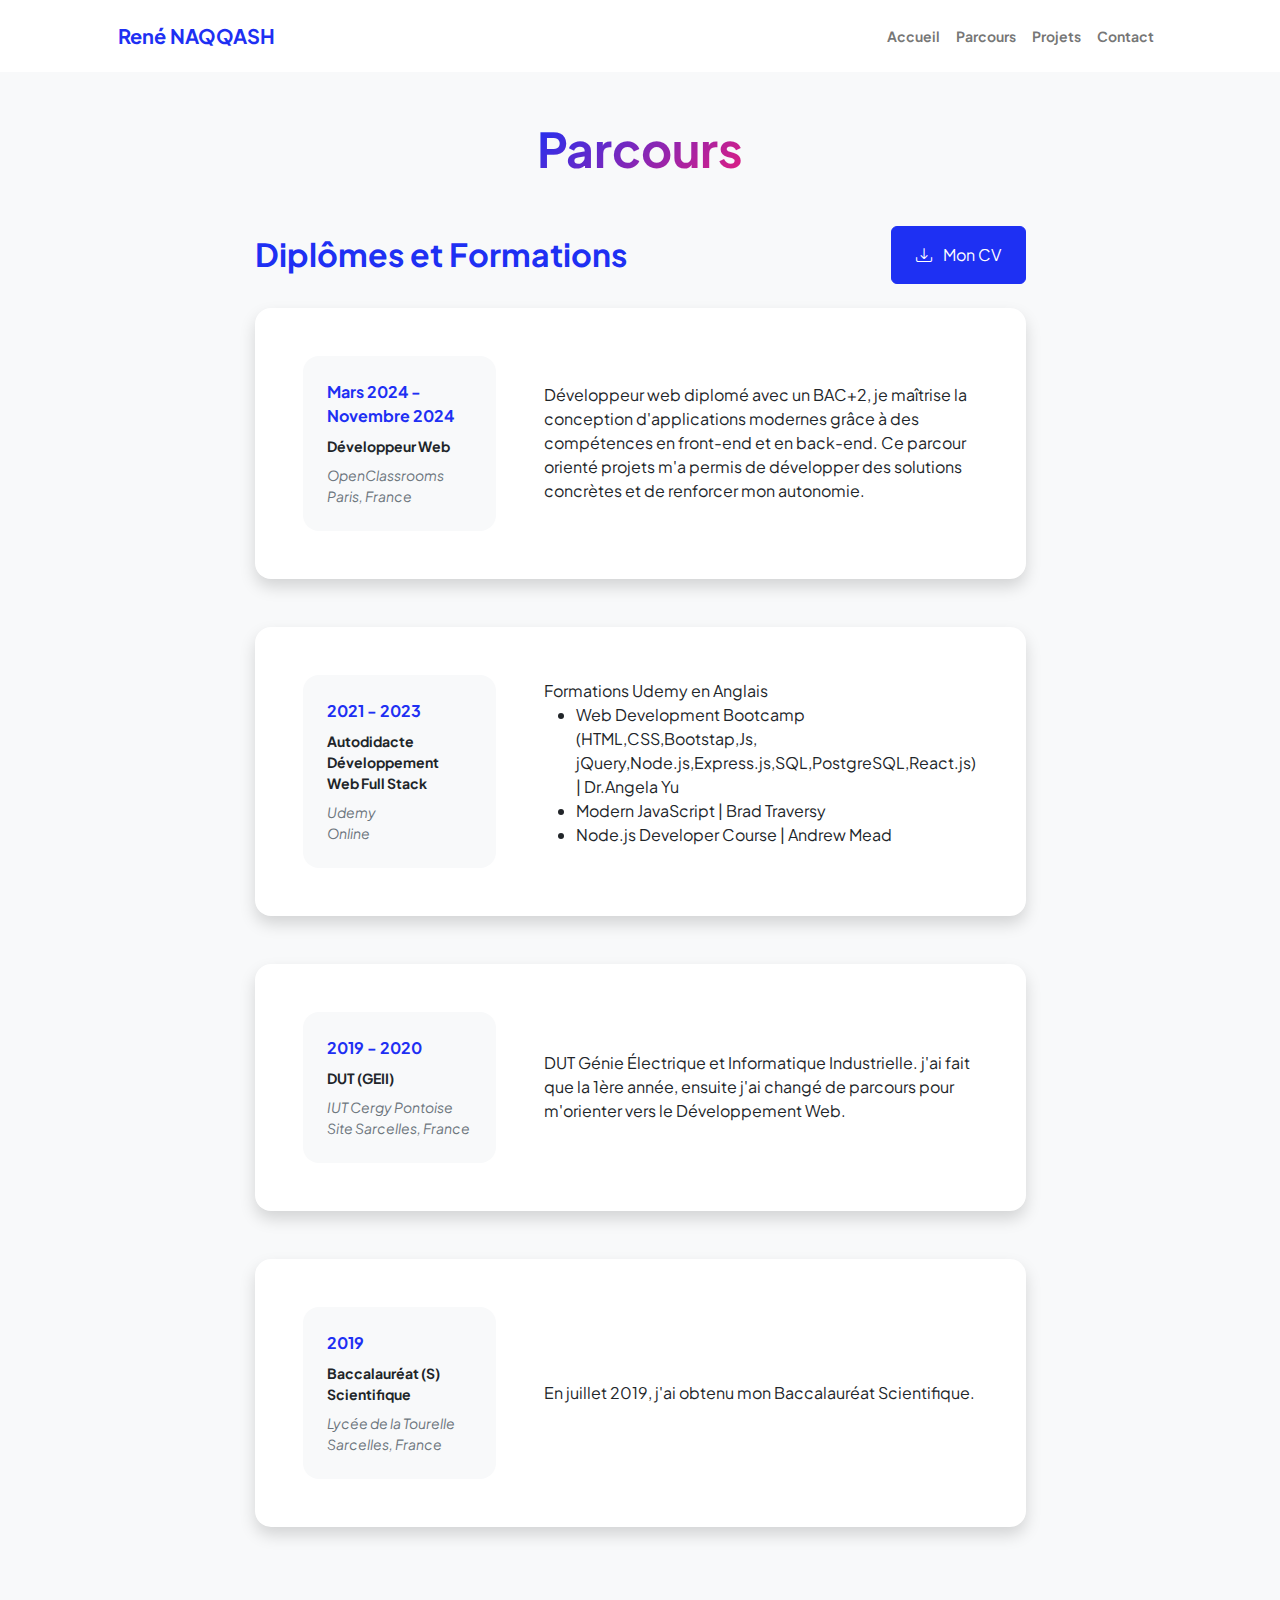
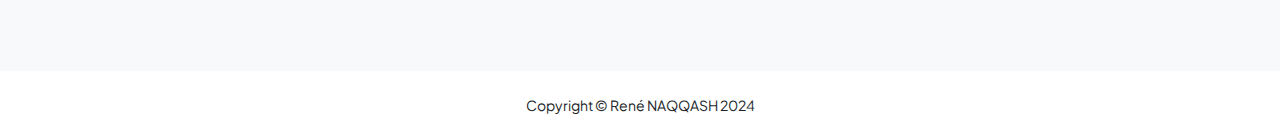
<file: resume.html>
<!DOCTYPE html>
<html lang="fr">
    <head>
        <meta charset="utf-8" />
        <meta name="viewport" content="width=device-width, initial-scale=1, shrink-to-fit=no" />
        <meta name="description" content="Portfolio René NAQQASH Développeur Web Full Stack JavaScript"/>
        <meta name="author" content="René NAQQASH" />
        <meta name="keywords"
        content="Developper, Développeur, Full-Stack, Frontend, Backend, Site-web, codage, serveur, JavaScript, React, Node.js, " />
        <!-- Open Graph Meta Tags -->
        <meta property="og:url" content="https://rene-naqqash.github.io/portfolio-rene/index.html">
        <meta property="og:type" content="website">
        <meta property="og:title" content="Portfolio René NAQQASH Développeur Web">
        <meta property="og:description" content="Je transforme vos idées en sites web responsifs, conçus pour offrir une expérience utilisateur fluide et agréable. Développeur Front-end.">
        <meta property="og:image" content="https://rene-naqqash.github.io/portfolio-rene/assets/homepage_view.webp">
        <title>Portfolio - René NAQQASH</title>
        <!-- Favicon-->
        <link rel="icon" type="image/x-icon" href="assets/favicon.ico" />
        <!-- Custom Google font-->
        <link rel="preconnect" href="https://fonts.googleapis.com" />
        <link rel="preconnect" href="https://fonts.gstatic.com" crossorigin />
        <link href="https://fonts.googleapis.com/css2?family=Plus+Jakarta+Sans:wght@100;200;300;400;500;600;700;800;900&amp;display=swap" rel="stylesheet" />
        <!-- Bootstrap icons-->
        <link href="https://cdn.jsdelivr.net/npm/bootstrap-icons@1.8.1/font/bootstrap-icons.css" rel="stylesheet" />
        <!-- Core theme CSS (includes Bootstrap)-->
        <link href="css/styles.css" rel="stylesheet" />
        <!-- MyOwnCSS -->
    <link href="css/myOwnStyles.css" rel="stylesheet" />
    </head>
    <body class="d-flex flex-column h-100 bg-light">
        <main class="flex-shrink-0">
            <!-- Navigation-->
            <nav class="navbar navbar-expand-lg navbar-light bg-white py-3">
                <div class="container px-5">
                    <a class="navbar-brand" href="index.html"><span class="fw-bolder text-primary">René NAQQASH</span></a>
                    <button class="navbar-toggler" type="button" data-bs-toggle="collapse" data-bs-target="#navbarSupportedContent" aria-controls="navbarSupportedContent" aria-expanded="false" aria-label="Toggle navigation"><span class="navbar-toggler-icon"></span></button>
                    <div class="collapse navbar-collapse" id="navbarSupportedContent">
                        <ul class="navbar-nav ms-auto mb-2 mb-lg-0 small fw-bolder">
                            <li class="nav-item"><a class="nav-link" href="index.html">Accueil</a></li>
                            <li class="nav-item"><a class="nav-link" href="resume.html">Parcours</a></li>
                            <li class="nav-item"><a class="nav-link" href="projects.html">Projets</a></li>
                            <li class="nav-item"><a class="nav-link" href="contact.html">Contact</a></li>
                        </ul>
                    </div>
                </div>
            </nav>
            <!-- Page Content-->
            <div class="container px-5 my-5">
                <div class="text-center mb-5">
                    <h1 class="display-5 fw-bolder mb-0"><span class="text-gradient d-inline">Parcours</span></h1>
                </div>
                <div class="row gx-5 justify-content-center">
                    <div class="col-lg-11 col-xl-9 col-xxl-8">
                        
                        <section>
                            <div class="d-flex align-items-center justify-content-between mb-4">
                                <h2 class="text-primary fw-bolder mb-0">Diplômes et Formations</h2>
                                <!-- Download resume button-->
                                <!-- Note: Set the link href target to a PDF file within your project-->
                                <a class="btn btn-primary px-4 py-3" href="assets/CV_René.pdf">
                                    <div class="d-inline-block bi bi-download me-2"></div>
                                    <span id="mon">Mon</span> CV
                                </a>
                            </div>
                        </section>
                        <!-- Diplômes et Formations Section-->
                        <section>
                            <!-- Diplômes et Formations Card 1-->
                            <div class="card shadow border-0 rounded-4 mb-5">
                                <div class="card-body p-5">
                                    <div class="row align-items-center gx-5">
                                        <div class="col text-center text-lg-start mb-4 mb-lg-0">
                                            <div class="bg-light p-4 rounded-4">
                                                <div class="text-primary fw-bolder mb-2">Mars 2024 - Novembre 2024</div>
                                                <div class="mb-2">
                                                    <div class="small fw-bolder">Développeur Web</div>
                                                </div>
                                                <div class="fst-italic">
                                                    <div class="small text-muted">OpenClassrooms</div>
                                                    <div class="small text-muted">Paris, France</div>
                                                </div>
                                            </div>
                                        </div>
                                        <div class="col-lg-8"><div>Développeur web diplomé avec un BAC+2, je maîtrise la conception d'applications modernes grâce à des compétences en front-end et en back-end. Ce parcour orienté projets m'a permis de développer des solutions concrètes et de renforcer mon autonomie.</div></div>
                                    </div>
                                </div>
                            </div>
                            <!-- Diplômes et Formations Card 2-->
                            <div class="card shadow border-0 rounded-4 mb-5">
                                <div class="card-body p-5">
                                    <div class="row align-items-center gx-5">
                                        <div class="col text-center text-lg-start mb-4 mb-lg-0">
                                            <div class="bg-light p-4 rounded-4">
                                                <div class="text-primary fw-bolder mb-2">2021 - 2023</div>
                                                <div class="mb-2">
                                                    <div class="small fw-bolder">Autodidacte Développement Web Full Stack</div>
                                    
                                                </div>
                                                <div class="fst-italic">
                                                    <div class="small text-muted">Udemy</div>
                                                    <div class="small text-muted">Online</div>
                                                </div>
                                            </div>
                                        </div>
                                        <div class="col-lg-8"><div>Formations Udemy en Anglais
                                            <ul>
                                                <li>Web Development Bootcamp (HTML,CSS,Bootstap,Js,
                                                jQuery,Node.js,Express.js,SQL,PostgreSQL,React.js) | Dr.Angela Yu</li>
                                                <li>Modern JavaScript | Brad Traversy</li>
                                                <li>Node.js Developer Course | Andrew Mead</li>
                                            </ul>
                                            
                                            
                                            
                                            </div></div>
                                    </div>
                                </div>
                            </div>
                            <!-- Diplômes et Formations Card 3-->
                            <div class="card shadow border-0 rounded-4 mb-5">
                                <div class="card-body p-5">
                                    <div class="row align-items-center gx-5">
                                        <div class="col text-center text-lg-start mb-4 mb-lg-0">
                                            <div class="bg-light p-4 rounded-4">
                                                <div class="text-primary fw-bolder mb-2">2019 - 2020</div>
                                                <div class="mb-2">
                                                    <div class="small fw-bolder">DUT (GEII)</div>
                                                </div>
                                                <div class="fst-italic">
                                                    <div class="small text-muted">IUT Cergy Pontoise</div>
                                                    <div class="small text-muted">Site Sarcelles, France</div>
                                                </div>
                                            </div>
                                        </div>
                                        <div class="col-lg-8"><div>DUT Génie Électrique et Informatique Industrielle. j'ai fait que la 1ère année, ensuite j'ai changé de parcours pour m'orienter vers le Développement Web.</div></div>
                                    </div>
                                </div>
                            </div>
                            <!-- Diplômes et Formations Card 4-->
                            <div class="card shadow border-0 rounded-4 mb-5">
                                <div class="card-body p-5">
                                    <div class="row align-items-center gx-5">
                                        <div class="col text-center text-lg-start mb-4 mb-lg-0">
                                            <div class="bg-light p-4 rounded-4">
                                                <div class="text-primary fw-bolder mb-2">2019</div>
                                                <div class="mb-2">
                                                    <div class="small fw-bolder">Baccalauréat (S) Scientifique</div>
                                                </div>
                                                <div class="fst-italic">
                                                    <div class="small text-muted">Lycée de la Tourelle</div>
                                                    <div class="small text-muted">Sarcelles, France</div>
                                                </div>
                                            </div>
                                        </div>
                                        <div class="col-lg-8"><div>En juillet 2019, j'ai obtenu mon Baccalauréat Scientifique.</div></div>
                                    </div>
                                </div>
                            </div>
                        </section>
                        <!-- Divider-->
                        <div class="pb-5"></div>
                    </div>
                </div>
            </div>
        </main>
        <!-- Footer-->
        <footer class="bg-white py-4 mt-auto">
            <div class="container px-5">
                <div class="row align-items-center justify-content-between flex-column">
                    <div class="col-auto">
                        <div class="small m-0">Copyright &copy; René NAQQASH 2024</div>
                    </div>
                </div>
            </div>
        </footer>
        <!-- Bootstrap core JS-->
        <script src="https://cdn.jsdelivr.net/npm/bootstrap@5.2.3/dist/js/bootstrap.bundle.min.js"></script>
        <!-- Core theme JS-->
        <script src="js/scripts.js"></script>
    </body>
</html>
</file>
<file: css/myOwnStyles.css>
#spanMail {
    font-size:1.7rem;
}
#hidden-link-text{
    display: none;
}
@media (max-width: 590px) {

    #spanMail {
        font-size: 1.15rem;
    }

}
@media (max-width: 622px) {

    #mon {
        display: none;
    }

}

@media (max-width: 375px) {

    #spanMail {
        font-size: 1rem;
    }

}
</file>
